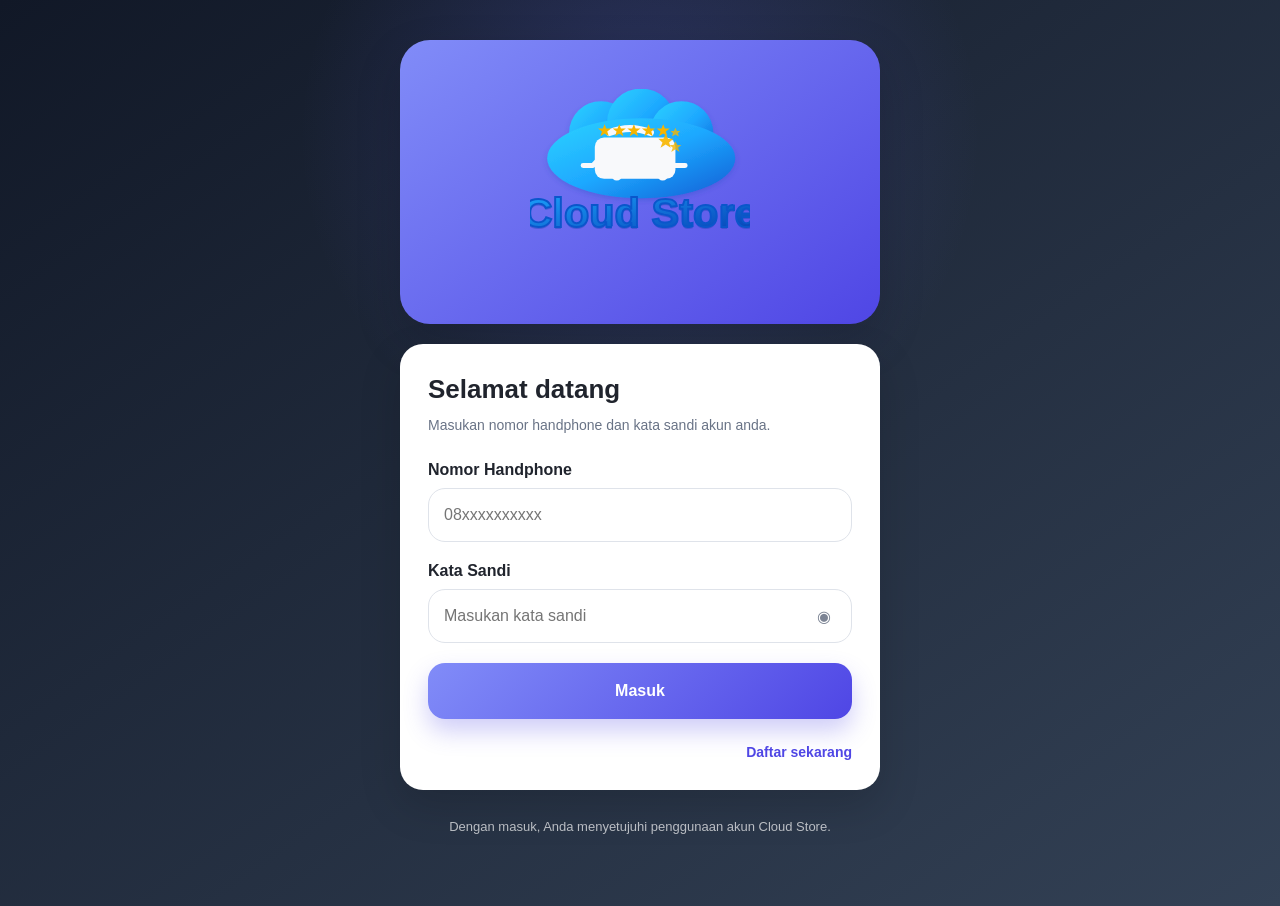
<file: index.html>
<!DOCTYPE html>
<html lang="id">
<head>
  <meta charset="UTF-8">
  <meta name="viewport" content="width=device-width, initial-scale=1.0">
  <title>Cloud Store — Login</title>
  <link rel="icon" href="logo.svg" type="image/svg+xml">
  <link rel="stylesheet" href="style.css">
</head>
<body>
  <main class="page">
    <section class="brand-card">
      <div class="brand-logo-container">
        <img class="brand-logo" src="logo.svg" alt="Cloud Store logo">
      </div>
    </section>

    <section class="login-card">
      <h2>Selamat datang</h2>
      <p class="subtitle">Masukan nomor handphone dan kata sandi akun anda.</p>

      <form id="loginForm">
        <label for="phone">Nomor Handphone</label>
        <input id="phone" name="phone" type="tel" inputmode="numeric"
               placeholder="08xxxxxxxxxx" autocomplete="tel" required>

        <label for="password">Kata Sandi</label>
        <div class="password-wrap">
          <input id="password" name="password" type="password"
                 placeholder="Masukan kata sandi" autocomplete="current-password" required>
          <button type="button" id="togglePassword" aria-label="Tampilkan kata sandi">◉</button>
        </div>

        <button class="login-btn" type="submit">Masuk</button>
      </form>

      <a class="register" href="#" id="registerLink">Daftar sekarang</a>
    </section>

    <p class="terms">Dengan masuk, Anda menyetujuhi penggunaan akun Cloud Store.</p>
    <p class="demo-note" id="message" aria-live="polite"></p>
  </main>

  <script src="script.js"></script>
</body>
</html>
</file>
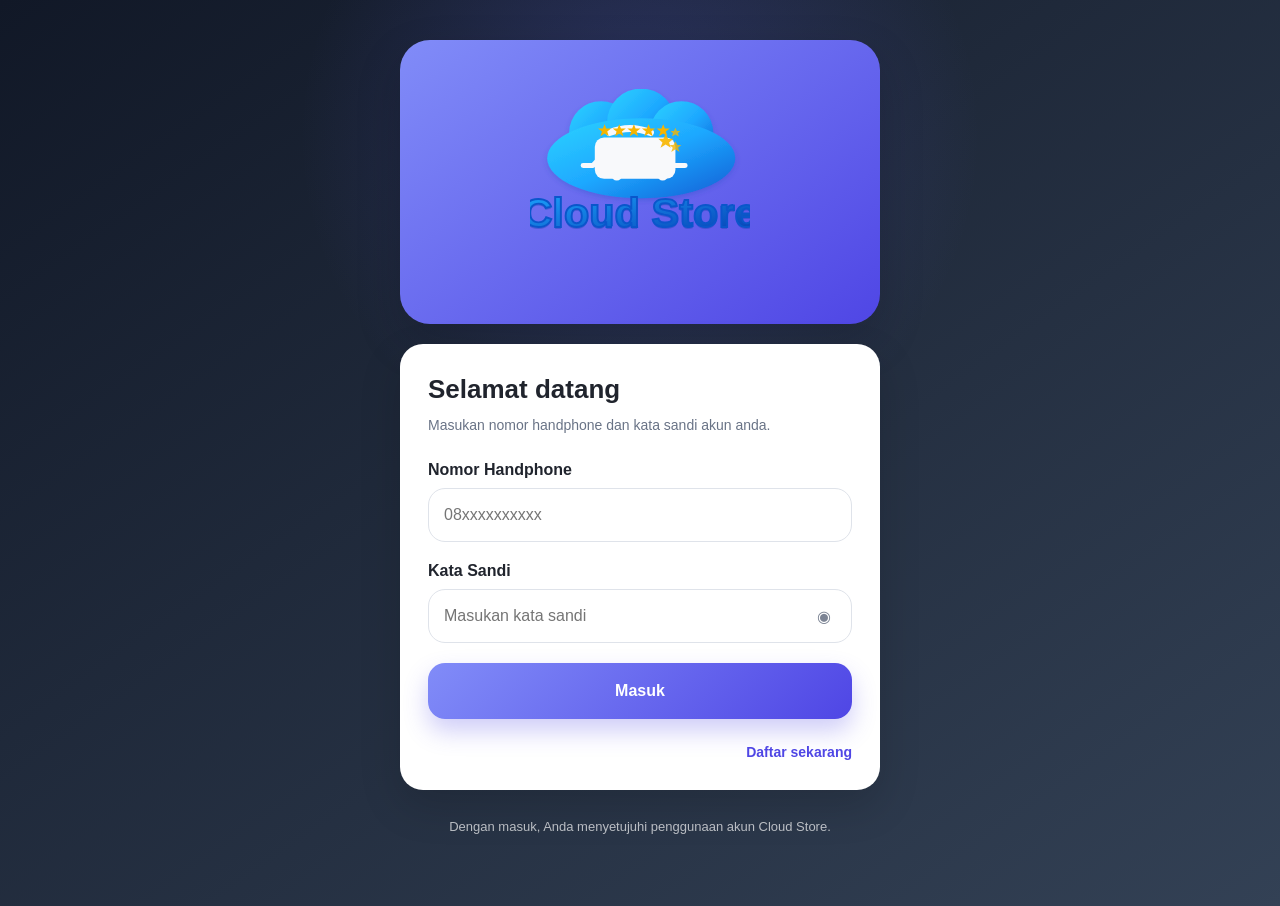
<file: admin.html>
<!DOCTYPE html>
<html lang="id">
<head>
  <meta charset="UTF-8">
  <meta name="viewport" content="width=device-width, initial-scale=1.0">
  <title>Cloud Store — Admin Panel</title>
  <link rel="icon" href="logo.svg" type="image/svg+xml">
  <link rel="stylesheet" href="admin-style.css">
</head>
<body>
  <div class="admin-container">
    <aside class="sidebar">
      <div class="sidebar-header">
        <div class="admin-logo-container">
          <img class="admin-logo" src="logo.svg" alt="Cloud Store logo">
        </div>
      </div>
      <nav class="sidebar-nav">
        <a href="#" class="nav-item active" data-tab="dashboard">📊 Dashboard</a>
        <a href="#" class="nav-item" data-tab="users">👥 Kelola Akun</a>
        <a href="#" class="nav-item" data-tab="create">➕ Buat Akun Baru</a>
        <a href="#" class="nav-item" data-tab="stats">📈 Statistik</a>
      </nav>
      <div class="sidebar-footer">
        <button id="logoutBtn" class="logout-btn">🚪 Keluar</button>
        <a href="index.html" class="back-link">← Kembali ke Login</a>
      </div>
    </aside>

    <main class="main-content">
      <section id="dashboard" class="tab-content active">
        <h2>Dashboard</h2>
        <div class="stats-grid">
          <div class="stat-card">
            <h3>Total Pengguna</h3>
            <p class="stat-number" id="totalUsers">0</p>
          </div>
          <div class="stat-card">
            <h3>Pengguna Aktif</h3>
            <p class="stat-number" id="activeUsers">0</p>
          </div>
          <div class="stat-card">
            <h3>Akun Terblokir</h3>
            <p class="stat-number" id="blockedUsers">0</p>
          </div>
          <div class="stat-card">
            <h3>Akun Hari Ini</h3>
            <p class="stat-number" id="todayUsers">0</p>
          </div>
        </div>
      </section>

      <section id="users" class="tab-content">
        <h2>Kelola Akun Pengguna</h2>
        <div class="search-bar">
          <input type="text" id="searchInput" placeholder="Cari nomor handphone atau nama...">
          <select id="filterStatus">
            <option value="">Semua Status</option>
            <option value="active">Aktif</option>
            <option value="inactive">Tidak Aktif</option>
            <option value="blocked">Terblokir</option>
          </select>
        </div>
        <div class="table-container">
          <table class="users-table">
            <thead>
              <tr>
                <th>No</th>
                <th>Nomor Handphone</th>
                <th>Nama</th>
                <th>Email</th>
                <th>Status</th>
                <th>Tgl Pendaftaran</th>
                <th>Aksi</th>
              </tr>
            </thead>
            <tbody id="usersTableBody">
              <tr>
                <td colspan="7" class="text-center">Tidak ada data pengguna</td>
              </tr>
            </tbody>
          </table>
        </div>
      </section>

      <section id="create" class="tab-content">
        <h2>Buat Akun Pengguna Baru</h2>
        <form id="createUserForm" class="create-form">
          <div class="form-group">
            <label for="newPhone">Nomor Handphone *</label>
            <input type="tel" id="newPhone" placeholder="08xxxxxxxxxx" inputmode="numeric" required>
          </div>

          <div class="form-group">
            <label for="newName">Nama Lengkap *</label>
            <input type="text" id="newName" placeholder="Masukkan nama lengkap" required>
          </div>

          <div class="form-group">
            <label for="newEmail">Email *</label>
            <input type="email" id="newEmail" placeholder="email@example.com" required>
          </div>

          <div class="form-group">
            <label for="newPassword">Kata Sandi *</label>
            <input type="password" id="newPassword" placeholder="Buat kata sandi" required>
            <small>Min. 6 karakter, harus mengandung huruf dan angka</small>
          </div>

          <div class="form-group">
            <label for="newStatus">Status Akun *</label>
            <select id="newStatus" required>
              <option value="active">Aktif</option>
              <option value="inactive">Tidak Aktif</option>
            </select>
          </div>

          <button type="submit" class="btn-primary">Buat Akun</button>
          <p id="createMessage" class="message"></p>
        </form>
      </section>

      <section id="stats" class="tab-content">
        <h2>Statistik Sistem</h2>
        <div class="stats-detail">
          <div class="stat-detail-card">
            <h3>Total Login Hari Ini</h3>
            <p class="big-number" id="totalLogins">0</p>
          </div>
          <div class="stat-detail-card">
            <h3>Rata-rata Aktivitas</h3>
            <p class="big-number" id="avgActivity">0%</p>
          </div>
          <div class="stat-detail-card">
            <h3>Akun Baru Bulan Ini</h3>
            <p class="big-number" id="newThisMonth">0</p>
          </div>
          <div class="stat-detail-card">
            <h3>Waktu Server</h3>
            <p class="big-number" id="serverTime">-</p>
          </div>
        </div>
      </section>
    </main>
  </div>

  <div id="editModal" class="modal">
    <div class="modal-content">
      <span class="close">&times;</span>
      <h2>Edit Pengguna</h2>
      <form id="editUserForm">
        <input type="hidden" id="editUserId">
        <div class="form-group">
          <label for="editPhone">Nomor Handphone</label>
          <input type="tel" id="editPhone" required>
        </div>
        <div class="form-group">
          <label for="editName">Nama</label>
          <input type="text" id="editName" required>
        </div>
        <div class="form-group">
          <label for="editEmail">Email</label>
          <input type="email" id="editEmail" required>
        </div>
        <div class="form-group">
          <label for="editStatus">Status</label>
          <select id="editStatus">
            <option value="active">Aktif</option>
            <option value="inactive">Tidak Aktif</option>
            <option value="blocked">Terblokir</option>
          </select>
        </div>
        <button type="submit" class="btn-primary">Simpan Perubahan</button>
      </form>
    </div>
  </div>

  <script src="admin-script.js"></script>
</body>
</html>
</file>
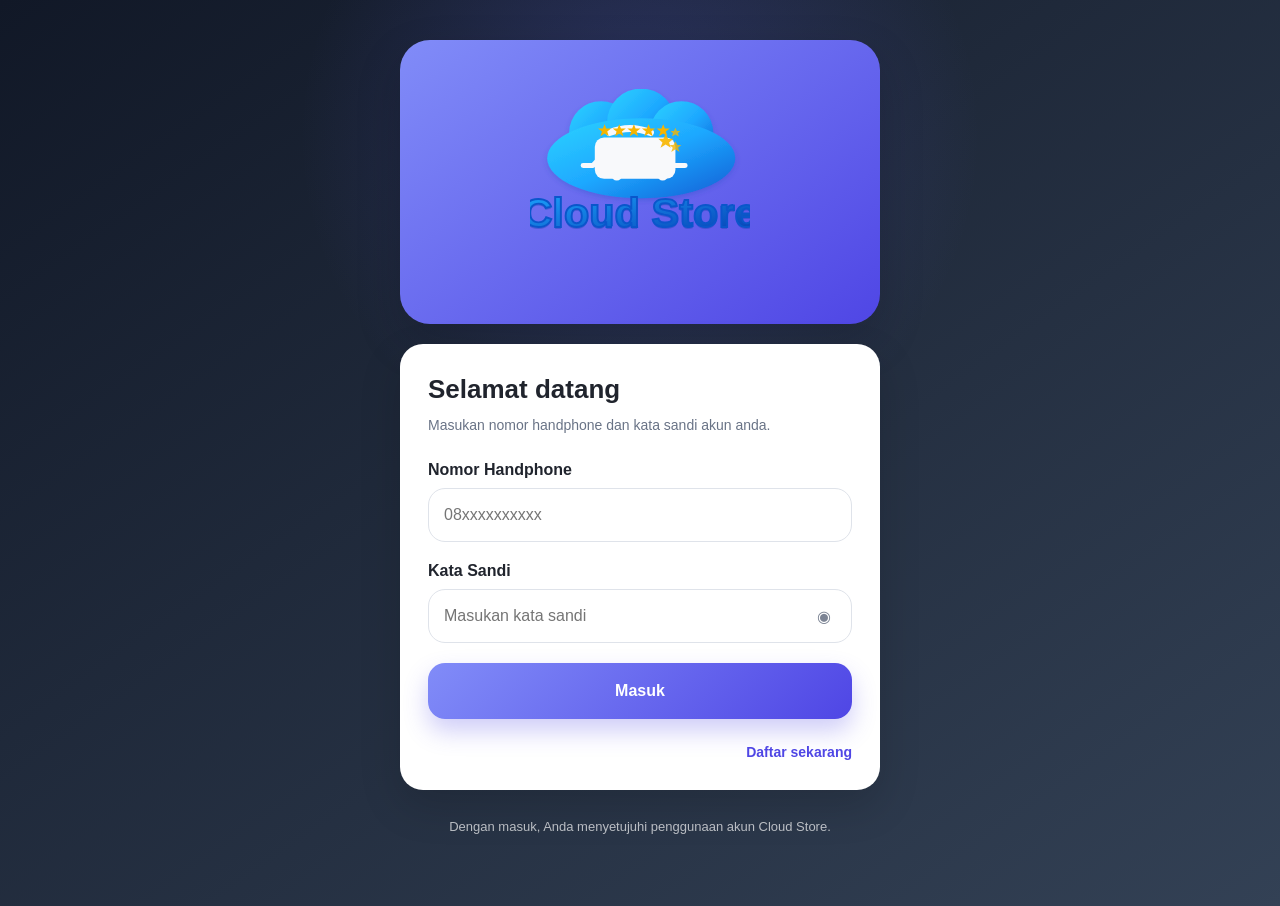
<file: dashboard.html>
<!DOCTYPE html>
<html lang="id">
<head>
  <meta charset="UTF-8">
  <meta name="viewport" content="width=device-width, initial-scale=1.0">
  <title>Cloud Store — Marketplace</title>
  <link rel="icon" href="logo.svg" type="image/svg+xml">
  <link rel="stylesheet" href="dashboard-style.css">
</head>
<body>
  <div class="dashboard-container">
    <header class="header">
      <div class="header-logo-container">
        <img class="header-logo" src="logo.svg" alt="Cloud Store logo">
      </div>
      <div class="header-content">
        <div class="search-bar">
          <input type="text" id="searchInput" placeholder="Cari nama produk...">
          <button id="searchBtn">🔍</button>
        </div>
        <button id="notifBtn" class="notif-btn">🔔</button>
      </div>
    </header>

    <main class="main-content">
      <section class="info-banner">
        <div class="banner-header">
          <h3>Marketplace Indonesia</h3>
        </div>
        <div class="banner-message">
          <p>Setiap Pesanan yang diselesaikan bersama pasangan anda akan mendapatkan komisi komisi</p>
        </div>
      </section>

      <div class="tab-nav">
        <button class="tab-btn active" data-tab="semua">Semua produk</button>
        <button class="tab-btn" data-tab="promo">Produk promo</button>
      </div>

      <section class="promo-banner">
        <div class="promo-text">
          <h2>8% - 10%</h2>
          <p>Setiap Pesanan yang diselesaikan bersama pasangan anda akan mendapatkan komisi komisi</p>
        </div>
      </section>

      <section class="products-section">
        <h3 class="section-title">Sistem ambil pesanan</h3>
        <div class="products-grid" id="productsGrid"></div>
      </section>
    </main>

    <nav class="bottom-nav">
      <a href="#" class="nav-item active" data-page="dashboard">
        <span class="nav-icon">🏠</span>
        <span class="nav-label">Beranda</span>
      </a>
      <a href="#" class="nav-item" data-page="bantuan">
        <span class="nav-icon">💬</span>
        <span class="nav-label">Bantuan</span>
      </a>
      <a href="#" class="nav-item" data-page="aktivitas">
        <span class="nav-icon">🎁</span>
        <span class="nav-label">Aktivitas</span>
      </a>
      <a href="#" class="nav-item" data-page="akun">
        <span class="nav-icon">👤</span>
        <span class="nav-label">Akun</span>
      </a>
    </nav>
  </div>

  <div id="productModal" class="modal">
    <div class="modal-content">
      <span class="close-btn">&times;</span>
      <div class="modal-header">
        <img id="modalProductImage" src="" alt="Product">
      </div>
      <div class="modal-body">
        <h2 id="modalProductName"></h2>
        <div class="modal-price">
          <span class="original-price" id="modalOriginalPrice"></span>
          <span class="current-price" id="modalCurrentPrice"></span>
        </div>
        <div class="modal-commission">
          <span id="modalCommission"></span>
        </div>
        <p id="modalProductDesc" class="product-description"></p>
        <button id="buyBtn" class="buy-btn">Beli Sekarang</button>
        <button id="chooseGiftBtn" class="choose-gift-btn">Pilih Hadiah</button>
      </div>
    </div>
  </div>

  <div id="giftModal" class="modal">
    <div class="modal-content gift-modal">
      <span class="close-btn">&times;</span>
      <h2>Pilih Hadiah</h2>
      <div class="gifts-grid" id="giftsGrid"></div>
      <button id="confirmGiftBtn" class="confirm-btn">Konfirmasi Pilihan</button>
    </div>
  </div>

  <script src="dashboard-script.js"></script>
</body>
</html>
</file>
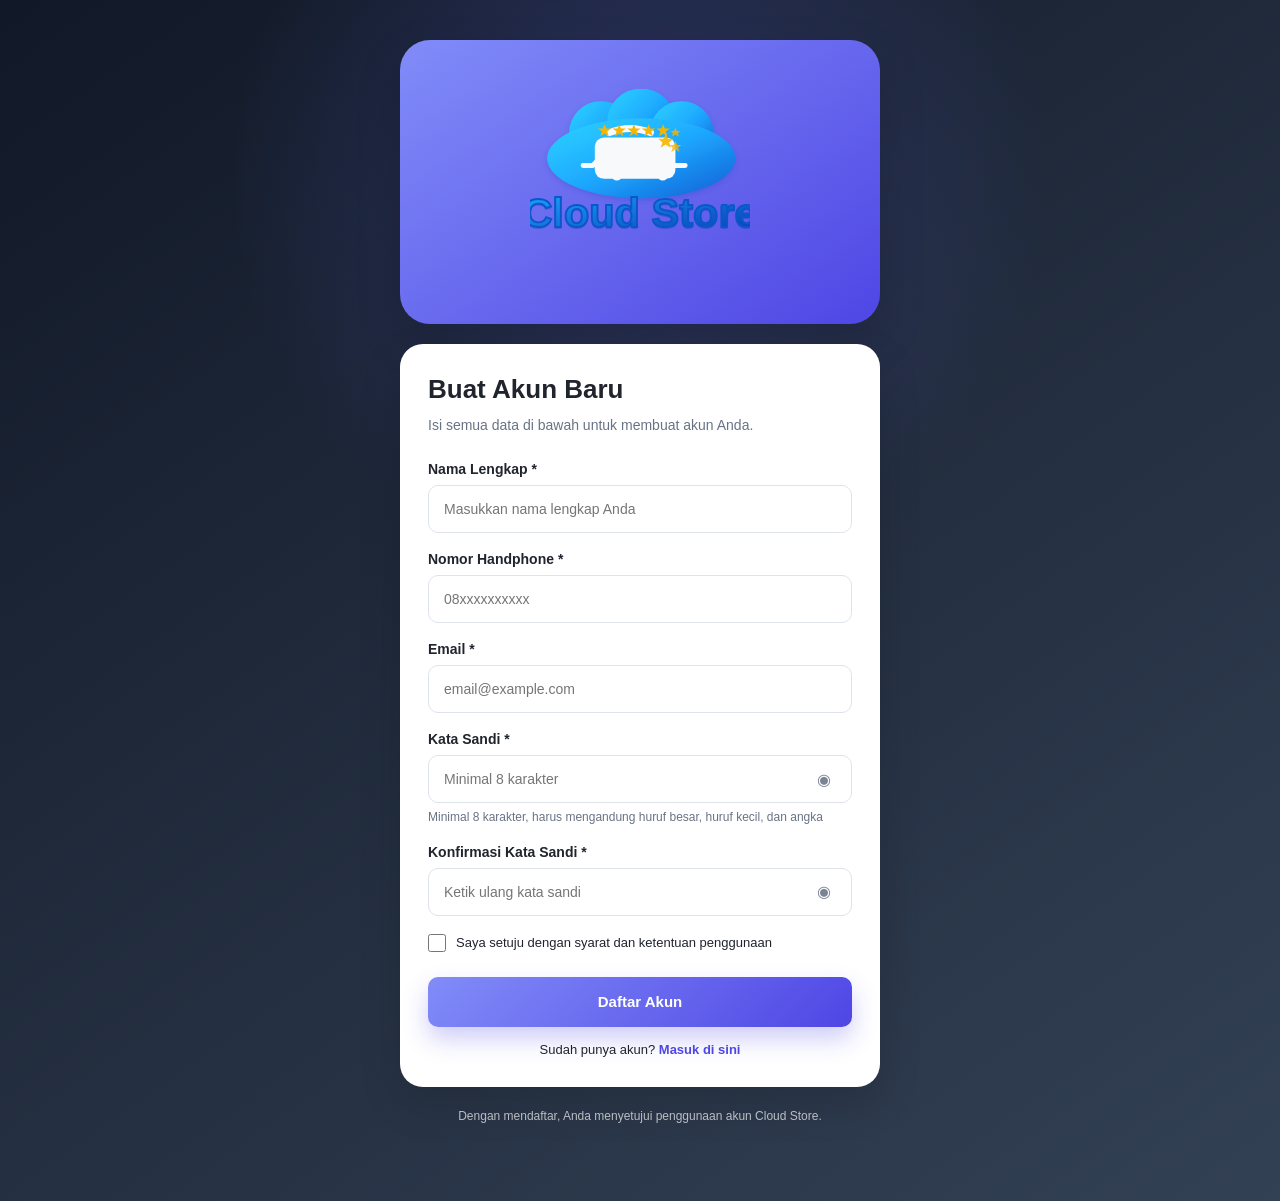
<file: register.html>
<!DOCTYPE html>
<html lang="id">
<head>
  <meta charset="UTF-8">
  <meta name="viewport" content="width=device-width, initial-scale=1.0">
  <title>Cloud Store — Daftar Akun</title>
  <link rel="icon" href="logo.svg" type="image/svg+xml">
  <link rel="stylesheet" href="register-style.css">
</head>
<body>
  <main class="page">
    <section class="brand-card">
      <div class="brand-logo-container">
        <img class="brand-logo" src="logo.svg" alt="Cloud Store logo">
      </div>
    </section>

    <section class="register-card">
      <h2>Buat Akun Baru</h2>
      <p class="subtitle">Isi semua data di bawah untuk membuat akun Anda.</p>

      <form id="registerForm">
        <div class="form-group">
          <label for="fullname">Nama Lengkap *</label>
          <input id="fullname" name="fullname" type="text"
                 placeholder="Masukkan nama lengkap Anda" required>
        </div>

        <div class="form-group">
          <label for="phone">Nomor Handphone *</label>
          <input id="phone" name="phone" type="tel" inputmode="numeric"
                 placeholder="08xxxxxxxxxx" autocomplete="tel" required>
        </div>

        <div class="form-group">
          <label for="email">Email *</label>
          <input id="email" name="email" type="email"
                 placeholder="email@example.com" autocomplete="email" required>
        </div>

        <div class="form-group">
          <label for="password">Kata Sandi *</label>
          <div class="password-wrap">
            <input id="password" name="password" type="password"
                   placeholder="Minimal 8 karakter" autocomplete="new-password" required>
            <button type="button" id="togglePassword" aria-label="Tampilkan kata sandi">◉</button>
          </div>
          <small>Minimal 8 karakter, harus mengandung huruf besar, huruf kecil, dan angka</small>
        </div>

        <div class="form-group">
          <label for="confirmPassword">Konfirmasi Kata Sandi *</label>
          <div class="password-wrap">
            <input id="confirmPassword" name="confirmPassword" type="password"
                   placeholder="Ketik ulang kata sandi" autocomplete="new-password" required>
            <button type="button" id="toggleConfirmPassword" aria-label="Tampilkan kata sandi">◉</button>
          </div>
        </div>

        <div class="form-group checkbox">
          <input id="terms" name="terms" type="checkbox" required>
          <label for="terms">Saya setuju dengan syarat dan ketentuan penggunaan</label>
        </div>

        <button class="register-btn" type="submit">Daftar Akun</button>
      </form>

      <p class="login-link">Sudah punya akun? <a href="index.html">Masuk di sini</a></p>
    </section>

    <p class="terms">Dengan mendaftar, Anda menyetujui penggunaan akun Cloud Store.</p>
    <p class="message" id="message" aria-live="polite"></p>
  </main>

  <script src="register-script.js"></script>
</body>
</html>
</file>
<file: style.css>
* {
  box-sizing: border-box;
}

:root {
  --bg-top: #111827;
  --bg-bottom: #334155;
  --primary: #6366f1;
  --primary-dark: #4f46e5;
  --success: #10b981;
  --danger: #ef4444;
  --card: #ffffff;
  --text: #20242d;
  --muted: #697386;
  --border: #dfe3ea;
}

html, body {
  margin: 0;
  min-height: 100%;
  font-family: Arial, Helvetica, sans-serif;
}

body {
  min-height: 100vh;
  background:
    radial-gradient(circle at 50% 15%, rgba(99,102,241,.24), transparent 34%),
    linear-gradient(145deg, var(--bg-top), var(--bg-bottom));
  color: var(--text);
}

.page {
  width: min(100%, 520px);
  margin: 0 auto;
  padding: 40px 20px;
}

.brand-card {
  min-height: 180px;
  border-radius: 30px;
  padding: 24px 28px 30px;
  text-align: center;
  color: white;
  background: linear-gradient(145deg, #818cf8, #4f46e5);
  box-shadow: 0 18px 45px rgba(0,0,0,.18);
  display: flex;
  flex-direction: column;
  align-items: center;
  justify-content: center;
  margin-bottom: 20px;
}

.brand-logo-container {
  width: 220px;
  height: 220px;
  margin-bottom: 10px;
  display: flex;
  align-items: center;
  justify-content: center;
}

.brand-logo {
  width: 100%;
  height: 100%;
  object-fit: contain;
  display: block;
}

.brand-card h1 {
  margin: 0 0 5px;
  font-size: 27px;
  font-weight: 700;
  letter-spacing: -.6px;
}

.brand-card p {
  max-width: 330px;
  margin: 0;
  font-size: 15px;
  line-height: 1.45;
  opacity: .96;
}

.login-card {
  padding: 30px 28px;
  border-radius: 23px;
  background: var(--card);
  box-shadow: 0 16px 42px rgba(0,0,0,.15);
}

.login-card h2 {
  margin: 0 0 10px;
  font-size: 26px;
  font-weight: 700;
}

.subtitle {
  margin: 0 0 25px;
  color: var(--muted);
  font-size: 14px;
  line-height: 1.5;
}

label {
  display: block;
  margin: 0 0 9px;
  font-size: 16px;
  font-weight: 600;
}

input {
  width: 100%;
  height: 54px;
  border: 1px solid var(--border);
  border-radius: 17px;
  padding: 0 15px;
  outline: none;
  background: #fff;
  color: var(--text);
  font-size: 16px;
  transition: .2s ease;
  margin-bottom: 20px;
}

input:focus {
  border-color: #818cf8;
  box-shadow: 0 0 0 4px rgba(99,102,241,.12);
}

#password {
  padding-right: 52px;
  margin-bottom: 0;
}

.password-wrap {
  position: relative;
  margin-bottom: 20px;
}

.password-wrap button {
  position: absolute;
  right: 8px;
  top: 7px;
  width: 40px;
  height: 40px;
  border: 0;
  border-radius: 12px;
  background: transparent;
  color: #7c8494;
  cursor: pointer;
  font-size: 16px;
}

.login-btn {
  width: 100%;
  height: 56px;
  border: 0;
  border-radius: 17px;
  color: white;
  background: linear-gradient(135deg, #818cf8, #4f46e5);
  box-shadow: 0 12px 24px rgba(79,70,229,.27);
  font-size: 16px;
  font-weight: 700;
  cursor: pointer;
  transition: transform .15s ease, box-shadow .15s ease;
}

.login-btn:hover {
  transform: translateY(-1px);
  box-shadow: 0 15px 28px rgba(79,70,229,.34);
}

.login-btn:active {
  transform: translateY(0);
}

.register {
  display: block;
  margin-top: 25px;
  text-align: right;
  color: #4f46e5;
  font-size: 14px;
  font-weight: 600;
  text-decoration: none;
}

.register:hover {
  text-decoration: underline;
}

.terms {
  margin: 27px 4px 0;
  text-align: center;
  color: rgba(255,255,255,.68);
  font-size: 13px;
  line-height: 1.5;
}

.demo-note {
  min-height: 20px;
  margin: 9px 0 0;
  text-align: center;
  color: #c7d2fe;
  font-size: 13px;
}

.error {
  background: #fee2e2;
  color: #991b1b;
  padding: 12px;
  border-radius: 8px;
}

.success {
  background: #d1fae5;
  color: #047857;
  padding: 12px;
  border-radius: 8px;
}

@media (max-width: 520px) {
  .page {
    padding: 30px 15px 28px;
  }

  .brand-card {
    min-height: 205px;
    border-radius: 25px;
  }

  .brand-logo-container {
    width: 180px;
    height: 180px;
  }

  .login-card {
    margin-top: 18px;
    border-radius: 21px;
    padding: 23px 20px;
  }
}
</file>
<file: admin-style.css>
* {
  box-sizing: border-box;
}

:root {
  --primary: #6366f1;
  --primary-dark: #4f46e5;
  --success: #10b981;
  --danger: #ef4444;
  --warning: #f59e0b;
  --bg: #f3f4f6;
  --card: #ffffff;
  --text: #20242d;
  --muted: #697386;
  --border: #dfe3ea;
}

html, body {
  margin: 0;
  padding: 0;
  font-family: Arial, Helvetica, sans-serif;
  background: var(--bg);
}

.admin-container {
  display: flex;
  min-height: 100vh;
}

.sidebar {
  width: 280px;
  background: linear-gradient(135deg, #1f2937, #111827);
  color: white;
  padding: 30px 20px;
  box-shadow: 2px 0 10px rgba(0,0,0,.1);
  position: fixed;
  height: 100vh;
  overflow-y: auto;
}

.sidebar-header {
  margin-bottom: 40px;
  border-bottom: 1px solid rgba(255,255,255,.1);
  padding-bottom: 20px;
}

.admin-logo-container {
  width: 150px;
  height: 150px;
  margin: 0 auto 12px;
  display: flex;
  align-items: center;
  justify-content: center;
}

.admin-logo {
  width: 100%;
  height: 100%;
  object-fit: contain;
  display: block;
}

.sidebar-header h1 {
  margin: 0 0 5px;
  font-size: 20px;
  font-weight: 700;
}

.sidebar-header p {
  margin: 0;
  font-size: 12px;
  opacity: .7;
}

.sidebar-nav {
  display: flex;
  flex-direction: column;
  gap: 8px;
  margin-bottom: 30px;
}

.nav-item {
  padding: 14px 16px;
  border-radius: 10px;
  color: rgba(255,255,255,.7);
  text-decoration: none;
  font-size: 14px;
  font-weight: 600;
  transition: all .2s ease;
  cursor: pointer;
  display: block;
}

.nav-item:hover {
  background: rgba(99,102,241,.2);
  color: white;
}

.nav-item.active {
  background: var(--primary);
  color: white;
}

.sidebar-footer {
  border-top: 1px solid rgba(255,255,255,.1);
  padding-top: 20px;
  display: flex;
  flex-direction: column;
  gap: 10px;
}

.logout-btn {
  width: 100%;
  padding: 12px;
  border: 0;
  border-radius: 10px;
  background: var(--danger);
  color: white;
  font-weight: 600;
  font-size: 14px;
  cursor: pointer;
  transition: .2s ease;
}

.logout-btn:hover {
  background: #dc2626;
}

.back-link {
  text-align: center;
  color: rgba(255,255,255,.7);
  font-size: 13px;
  text-decoration: none;
  transition: .2s ease;
}

.back-link:hover {
  color: white;
}

.main-content {
  flex: 1;
  margin-left: 280px;
  padding: 40px;
}

.tab-content {
  display: none;
  animation: fadeIn .3s ease;
}

.tab-content.active {
  display: block;
}

@keyframes fadeIn {
  from { opacity: 0; }
  to { opacity: 1; }
}

.tab-content h2 {
  margin: 0 0 30px;
  font-size: 28px;
  color: var(--text);
}

.stats-grid {
  display: grid;
  grid-template-columns: repeat(auto-fit, minmax(200px, 1fr));
  gap: 20px;
  margin-bottom: 30px;
}

.stat-card {
  background: var(--card);
  padding: 25px;
  border-radius: 15px;
  box-shadow: 0 2px 8px rgba(0,0,0,.08);
  border-left: 4px solid var(--primary);
}

.stat-card h3 {
  margin: 0 0 15px;
  font-size: 14px;
  color: var(--muted);
  font-weight: 600;
  text-transform: uppercase;
  letter-spacing: .5px;
}

.stat-number {
  margin: 0;
  font-size: 32px;
  font-weight: 700;
  color: var(--primary);
}

.search-bar {
  display: flex;
  gap: 15px;
  margin-bottom: 25px;
  flex-wrap: wrap;
}

.search-bar input,
.search-bar select {
  padding: 12px 16px;
  border: 1px solid var(--border);
  border-radius: 10px;
  font-size: 14px;
  background: var(--card);
}

.search-bar input {
  flex: 1;
  min-width: 250px;
}

.search-bar select {
  min-width: 150px;
}

.table-container {
  background: var(--card);
  border-radius: 15px;
  box-shadow: 0 2px 8px rgba(0,0,0,.08);
  overflow: auto;
}

.users-table {
  width: 100%;
  border-collapse: collapse;
  font-size: 14px;
}

.users-table thead {
  background: #f9fafb;
  border-bottom: 2px solid var(--border);
}

.users-table th {
  padding: 16px;
  text-align: left;
  font-weight: 600;
  color: var(--text);
}

.users-table td {
  padding: 16px;
  border-bottom: 1px solid var(--border);
  color: var(--text);
}

.users-table tbody tr:hover {
  background: #f9fafb;
}

.status-badge {
  display: inline-block;
  padding: 4px 12px;
  border-radius: 20px;
  font-size: 12px;
  font-weight: 600;
}

.status-active {
  background: #d1fae5;
  color: #047857;
}

.status-inactive {
  background: #fef3c7;
  color: #92400e;
}

.status-blocked {
  background: #fee2e2;
  color: #991b1b;
}

.action-buttons {
  display: flex;
  gap: 8px;
}

.btn-small {
  padding: 6px 12px;
  border: 0;
  border-radius: 6px;
  font-size: 12px;
  font-weight: 600;
  cursor: pointer;
  transition: .2s ease;
}

.btn-edit {
  background: var(--primary);
  color: white;
}

.btn-edit:hover {
  background: var(--primary-dark);
}

.btn-delete {
  background: var(--danger);
  color: white;
}

.btn-delete:hover {
  background: #dc2626;
}

.text-center {
  text-align: center;
  color: var(--muted);
}

.create-form {
  background: var(--card);
  padding: 30px;
  border-radius: 15px;
  box-shadow: 0 2px 8px rgba(0,0,0,.08);
  max-width: 500px;
}

.form-group {
  margin-bottom: 20px;
}

.form-group label {
  display: block;
  margin-bottom: 8px;
  font-weight: 600;
  font-size: 14px;
  color: var(--text);
}

.form-group input,
.form-group select {
  width: 100%;
  padding: 12px 16px;
  border: 1px solid var(--border);
  border-radius: 10px;
  font-size: 14px;
  transition: .2s ease;
}

.form-group input:focus,
.form-group select:focus {
  outline: none;
  border-color: var(--primary);
  box-shadow: 0 0 0 4px rgba(99,102,241,.1);
}

.form-group small {
  display: block;
  margin-top: 4px;
  color: var(--muted);
  font-size: 12px;
}

.btn-primary {
  width: 100%;
  padding: 12px;
  border: 0;
  border-radius: 10px;
  background: linear-gradient(135deg, #818cf8, #4f46e5);
  color: white;
  font-weight: 700;
  font-size: 14px;
  cursor: pointer;
  transition: .2s ease;
}

.btn-primary:hover {
  transform: translateY(-2px);
  box-shadow: 0 8px 16px rgba(79,70,229,.3);
}

.message {
  margin-top: 12px;
  padding: 12px;
  border-radius: 8px;
  font-size: 13px;
  text-align: center;
  min-height: 20px;
}

.message.success {
  background: #d1fae5;
  color: #047857;
}

.message.error {
  background: #fee2e2;
  color: #991b1b;
}

.stats-detail {
  display: grid;
  grid-template-columns: repeat(auto-fit, minmax(250px, 1fr));
  gap: 20px;
}

.stat-detail-card {
  background: var(--card);
  padding: 30px;
  border-radius: 15px;
  box-shadow: 0 2px 8px rgba(0,0,0,.08);
  text-align: center;
}

.stat-detail-card h3 {
  margin: 0 0 15px;
  font-size: 14px;
  color: var(--muted);
  font-weight: 600;
}

.big-number {
  margin: 0;
  font-size: 40px;
  font-weight: 700;
  color: var(--primary);
}

.modal {
  display: none;
  position: fixed;
  top: 0;
  left: 0;
  width: 100%;
  height: 100%;
  background: rgba(0,0,0,.5);
  z-index: 1000;
  align-items: center;
  justify-content: center;
}

.modal.active {
  display: flex;
}

.modal-content {
  background: var(--card);
  padding: 40px;
  border-radius: 15px;
  width: 90%;
  max-width: 500px;
  position: relative;
  box-shadow: 0 20px 60px rgba(0,0,0,.3);
}

.close {
  position: absolute;
  right: 20px;
  top: 20px;
  font-size: 24px;
  cursor: pointer;
  color: var(--muted);
  transition: .2s ease;
}

.close:hover {
  color: var(--text);
}

.modal-content h2 {
  margin-top: 0;
}

@media (max-width: 768px) {
  .admin-container {
    flex-direction: column;
  }

  .sidebar {
    width: 100%;
    height: auto;
    position: relative;
    margin-bottom: 20px;
  }

  .admin-logo-container {
    width: 120px;
    height: 120px;
  }

  .main-content {
    margin-left: 0;
    padding: 20px;
  }

  .stats-grid {
    grid-template-columns: 1fr 1fr;
  }

  .search-bar {
    flex-direction: column;
  }

  .search-bar input {
    min-width: auto;
  }

  .create-form {
    max-width: 100%;
  }
}
</file>
<file: dashboard-style.css>
* {
  box-sizing: border-box;
}

:root {
  --primary: #6366f1;
  --primary-dark: #4f46e5;
  --success: #10b981;
  --danger: #ef4444;
  --warning: #f59e0b;
  --bg: #f5f7fa;
  --card: #ffffff;
  --text: #20242d;
  --muted: #697386;
  --border: #dfe3ea;
}

html, body {
  margin: 0;
  padding: 0;
  font-family: -apple-system, BlinkMacSystemFont, 'Segoe UI', Arial, sans-serif;
  background: var(--bg);
}

.dashboard-container {
  display: flex;
  flex-direction: column;
  min-height: 100vh;
  padding-bottom: 80px;
}

.header {
  background: linear-gradient(135deg, #818cf8, #4f46e5);
  padding: 15px;
  position: sticky;
  top: 0;
  z-index: 100;
  box-shadow: 0 2px 8px rgba(0,0,0,.1);
}

.header-logo-container {
  width: 120px;
  height: 120px;
  margin: 0 auto 12px;
  display: flex;
  align-items: center;
  justify-content: center;
}

.header-logo {
  width: 100%;
  height: 100%;
  object-fit: contain;
  display: block;
}

.header-content {
  max-width: 1200px;
  margin: 0 auto;
  display: flex;
  gap: 10px;
  align-items: center;
}

.search-bar {
  flex: 1;
  display: flex;
  background: white;
  border-radius: 20px;
  overflow: hidden;
  border: 1px solid var(--border);
}

.search-bar input {
  flex: 1;
  border: none;
  outline: none;
  padding: 10px 15px;
  font-size: 14px;
}

.search-bar button {
  background: transparent;
  border: none;
  padding: 0 12px;
  cursor: pointer;
  font-size: 16px;
}

.notif-btn {
  background: rgba(255,255,255,.2);
  border: none;
  width: 40px;
  height: 40px;
  border-radius: 50%;
  cursor: pointer;
  font-size: 18px;
  display: flex;
  align-items: center;
  justify-content: center;
}

.main-content {
  flex: 1;
  max-width: 1200px;
  margin: 0 auto;
  width: 100%;
  padding: 0 15px;
}

.info-banner {
  background: white;
  border-radius: 12px;
  padding: 15px;
  margin: 15px 0;
  box-shadow: 0 1px 3px rgba(0,0,0,.05);
}

.banner-header h3 {
  margin: 0 0 10px;
  font-size: 14px;
  color: var(--text);
  font-weight: 600;
}

.banner-message {
  background: #e3f2fd;
  padding: 12px;
  border-radius: 8px;
  border-left: 4px solid #2196f3;
}

.banner-message p {
  margin: 0;
  font-size: 12px;
  color: #1565c0;
  line-height: 1.4;
}

.tab-nav {
  display: flex;
  gap: 10px;
  margin: 15px 0;
  border-bottom: 2px solid var(--border);
  overflow-x: auto;
}

.tab-btn {
  padding: 12px 16px;
  background: transparent;
  border: none;
  cursor: pointer;
  font-size: 14px;
  font-weight: 600;
  color: var(--muted);
  border-bottom: 2px solid transparent;
  margin-bottom: -2px;
  transition: .2s ease;
  white-space: nowrap;
}

.tab-btn.active {
  color: var(--primary);
  border-bottom-color: var(--primary);
}

.tab-btn:hover {
  color: var(--text);
}

.promo-banner {
  background: linear-gradient(135deg, #fff3cd, #ffe699);
  border-radius: 12px;
  padding: 20px;
  margin: 15px 0;
  text-align: center;
  border: 1px solid #ffc107;
}

.promo-text h2 {
  margin: 0 0 10px;
  color: #d32f2f;
  font-size: 28px;
  font-weight: 700;
}

.promo-text p {
  margin: 0;
  color: #666;
  font-size: 13px;
  line-height: 1.4;
}

.products-section {
  margin: 20px 0;
}

.section-title {
  margin: 0 0 15px;
  font-size: 15px;
  color: var(--text);
  font-weight: 600;
}

.products-grid {
  display: grid;
  grid-template-columns: repeat(auto-fill, minmax(150px, 1fr));
  gap: 12px;
  margin-bottom: 30px;
}

.product-card {
  background: white;
  border-radius: 10px;
  overflow: hidden;
  box-shadow: 0 1px 3px rgba(0,0,0,.08);
  cursor: pointer;
  transition: .2s ease;
  border: 1px solid var(--border);
}

.product-card:hover {
  box-shadow: 0 4px 12px rgba(0,0,0,.15);
  transform: translateY(-2px);
}

.product-image {
  width: 100%;
  height: 120px;
  object-fit: cover;
  background: #f0f0f0;
}

.product-info {
  padding: 10px;
}

.product-name {
  font-size: 12px;
  font-weight: 600;
  color: var(--text);
  margin: 0 0 8px;
  line-height: 1.3;
  display: -webkit-box;
  -webkit-line-clamp: 2;
  -webkit-box-orient: vertical;
  overflow: hidden;
}

.product-price {
  display: flex;
  align-items: center;
  gap: 6px;
  margin-bottom: 8px;
}

.current-price {
  color: #d32f2f;
  font-weight: 700;
  font-size: 13px;
}

.original-price {
  color: var(--muted);
  font-size: 11px;
  text-decoration: line-through;
}

.product-commission {
  background: #222;
  color: white;
  padding: 4px 8px;
  border-radius: 4px;
  font-size: 11px;
  font-weight: 600;
  text-align: center;
  margin-bottom: 8px;
}

.product-actions {
  display: flex;
  gap: 6px;
}

.action-btn {
  flex: 1;
  border: none;
  padding: 6px;
  border-radius: 6px;
  cursor: pointer;
  font-size: 12px;
  font-weight: 600;
  transition: .2s ease;
}

.buy-btn-small {
  background: var(--primary);
  color: white;
}

.buy-btn-small:hover {
  background: var(--primary-dark);
}

.gift-btn-small {
  background: var(--success);
  color: white;
}

.gift-btn-small:hover {
  background: #059669;
}

.bottom-nav {
  position: fixed;
  bottom: 0;
  left: 0;
  right: 0;
  background: var(--success);
  display: flex;
  justify-content: space-around;
  padding: 10px 0;
  box-shadow: 0 -2px 8px rgba(0,0,0,.1);
  z-index: 100;
}

.nav-item {
  display: flex;
  flex-direction: column;
  align-items: center;
  gap: 4px;
  text-decoration: none;
  color: rgba(255,255,255,.7);
  font-size: 12px;
  padding: 8px 12px;
  transition: .2s ease;
  flex: 1;
}

.nav-item.active {
  color: white;
}

.nav-icon {
  font-size: 20px;
}

.nav-label {
  font-weight: 600;
}

.modal {
  display: none;
  position: fixed;
  top: 0;
  left: 0;
  width: 100%;
  height: 100%;
  background: rgba(0,0,0,.5);
  z-index: 1000;
  align-items: flex-end;
  justify-content: center;
  animation: slideUp .3s ease;
}

.modal.active {
  display: flex;
}

@keyframes slideUp {
  from {
    transform: translateY(100%);
  }
  to {
    transform: translateY(0);
  }
}

.modal-content {
  background: white;
  width: 100%;
  max-height: 90vh;
  border-radius: 20px 20px 0 0;
  overflow-y: auto;
  position: relative;
  animation: slideUp .3s ease;
}

.close-btn {
  position: absolute;
  top: 15px;
  right: 15px;
  background: rgba(0,0,0,.1);
  border: none;
  width: 30px;
  height: 30px;
  border-radius: 50%;
  cursor: pointer;
  font-size: 20px;
  display: flex;
  align-items: center;
  justify-content: center;
  z-index: 10;
}

.modal-header {
  width: 100%;
  max-height: 300px;
  overflow: hidden;
}

.modal-header img {
  width: 100%;
  height: 100%;
  object-fit: cover;
}

.modal-body {
  padding: 20px;
}

.modal-body h2 {
  margin: 0 0 12px;
  font-size: 18px;
  color: var(--text);
}

.modal-price {
  display: flex;
  align-items: center;
  gap: 10px;
  margin-bottom: 10px;
}

.modal-commission {
  background: #222;
  color: white;
  padding: 8px 12px;
  border-radius: 6px;
  font-size: 13px;
  font-weight: 600;
  display: inline-block;
  margin-bottom: 15px;
}

.product-description {
  font-size: 13px;
  color: var(--muted);
  line-height: 1.5;
  margin: 15px 0;
}

.buy-btn,
.choose-gift-btn {
  width: 100%;
  padding: 12px;
  border: none;
  border-radius: 8px;
  font-weight: 600;
  font-size: 14px;
  cursor: pointer;
  transition: .2s ease;
  margin-bottom: 10px;
}

.buy-btn {
  background: var(--primary);
  color: white;
}

.buy-btn:hover {
  background: var(--primary-dark);
}

.choose-gift-btn {
  background: var(--success);
  color: white;
}

.choose-gift-btn:hover {
  background: #059669;
}

.gift-modal {
  max-width: 600px;
  margin: 0 auto;
}

.gift-modal h2 {
  margin: 20px 20px 0;
  font-size: 20px;
}

.gifts-grid {
  display: grid;
  grid-template-columns: repeat(auto-fill, minmax(100px, 1fr));
  gap: 12px;
  padding: 20px;
}

.gift-card {
  background: white;
  border: 2px solid var(--border);
  border-radius: 10px;
  padding: 12px;
  text-align: center;
  cursor: pointer;
  transition: .2s ease;
}

.gift-card:hover,
.gift-card.selected {
  border-color: var(--success);
  background: #f0fdf4;
}

.gift-icon {
  font-size: 32px;
  margin-bottom: 8px;
}

.gift-name {
  font-size: 12px;
  font-weight: 600;
  color: var(--text);
}

.confirm-btn {
  width: calc(100% - 40px);
  padding: 12px;
  margin: 0 20px 20px;
  background: var(--success);
  color: white;
  border: none;
  border-radius: 8px;
  font-weight: 600;
  font-size: 14px;
  cursor: pointer;
}

.confirm-btn:hover {
  background: #059669;
}

@media (max-width: 768px) {
  .header-logo-container {
    width: 90px;
    height: 90px;
  }

  .products-grid {
    grid-template-columns: repeat(auto-fill, minmax(120px, 1fr));
    gap: 10px;
  }

  .promo-banner {
    padding: 15px;
  }

  .promo-text h2 {
    font-size: 24px;
  }

  .modal-body {
    padding: 15px;
  }
}
</file>
<file: register-style.css>
* {
  box-sizing: border-box;
}

:root {
  --bg-top: #111827;
  --bg-bottom: #334155;
  --primary: #6366f1;
  --primary-dark: #4f46e5;
  --success: #10b981;
  --danger: #ef4444;
  --card: #ffffff;
  --text: #20242d;
  --muted: #697386;
  --border: #dfe3ea;
}

html, body {
  margin: 0;
  min-height: 100%;
  font-family: Arial, Helvetica, sans-serif;
}

body {
  min-height: 100vh;
  background:
    radial-gradient(circle at 50% 15%, rgba(99,102,241,.24), transparent 34%),
    linear-gradient(145deg, var(--bg-top), var(--bg-bottom));
  color: var(--text);
}

.page {
  width: min(100%, 520px);
  margin: 0 auto;
  padding: 40px 20px;
}

.brand-card {
  min-height: 180px;
  border-radius: 30px;
  padding: 24px 28px 30px;
  text-align: center;
  color: white;
  background: linear-gradient(145deg, #818cf8, #4f46e5);
  box-shadow: 0 18px 45px rgba(0,0,0,.18);
  display: flex;
  flex-direction: column;
  align-items: center;
  justify-content: center;
  margin-bottom: 20px;
}

.brand-logo-container {
  width: 220px;
  height: 220px;
  margin-bottom: 10px;
  display: flex;
  align-items: center;
  justify-content: center;
}

.brand-logo {
  width: 100%;
  height: 100%;
  object-fit: contain;
  display: block;
}

.brand-card h1 {
  margin: 0 0 5px;
  font-size: 27px;
  font-weight: 700;
  letter-spacing: -.6px;
}

.brand-card p {
  max-width: 330px;
  margin: 0;
  font-size: 15px;
  line-height: 1.45;
  opacity: .96;
}

.register-card {
  padding: 30px 28px;
  border-radius: 23px;
  background: var(--card);
  box-shadow: 0 16px 42px rgba(0,0,0,.15);
}

.register-card h2 {
  margin: 0 0 10px;
  font-size: 26px;
  font-weight: 700;
}

.subtitle {
  margin: 0 0 25px;
  color: var(--muted);
  font-size: 14px;
  line-height: 1.5;
}

.form-group {
  margin-bottom: 18px;
}

.form-group label {
  display: block;
  margin-bottom: 8px;
  font-size: 14px;
  font-weight: 600;
  color: var(--text);
}

.form-group input[type="text"],
.form-group input[type="tel"],
.form-group input[type="email"],
.form-group input[type="password"] {
  width: 100%;
  height: 48px;
  border: 1px solid var(--border);
  border-radius: 10px;
  padding: 0 15px;
  outline: none;
  background: #fff;
  color: var(--text);
  font-size: 14px;
  transition: .2s ease;
}

.form-group input[type="text"]:focus,
.form-group input[type="tel"]:focus,
.form-group input[type="email"]:focus,
.form-group input[type="password"]:focus {
  border-color: #818cf8;
  box-shadow: 0 0 0 4px rgba(99,102,241,.12);
}

.password-wrap {
  position: relative;
  display: flex;
  align-items: center;
}

.password-wrap input[type="password"] {
  padding-right: 48px;
  width: 100%;
}

.password-wrap button {
  position: absolute;
  right: 8px;
  width: 40px;
  height: 40px;
  border: 0;
  border-radius: 8px;
  background: transparent;
  color: #7c8494;
  cursor: pointer;
  font-size: 16px;
  transition: .2s ease;
}

.password-wrap button:hover {
  background: rgba(99,102,241,.1);
}

.form-group small {
  display: block;
  margin-top: 6px;
  color: var(--muted);
  font-size: 12px;
  line-height: 1.4;
}

.form-group.checkbox {
  display: flex;
  align-items: center;
  gap: 10px;
  margin-bottom: 25px;
}

.form-group.checkbox label {
  margin: 0;
  font-weight: 500;
  font-size: 13px;
}

.form-group.checkbox input[type="checkbox"] {
  width: 18px;
  height: 18px;
  cursor: pointer;
  margin: 0;
}

.register-btn {
  width: 100%;
  height: 50px;
  border: 0;
  border-radius: 10px;
  color: white;
  background: linear-gradient(135deg, #818cf8, #4f46e5);
  box-shadow: 0 12px 24px rgba(79,70,229,.27);
  font-size: 15px;
  font-weight: 700;
  cursor: pointer;
  transition: transform .15s ease, box-shadow .15s ease;
  margin-bottom: 15px;
}

.register-btn:hover {
  transform: translateY(-2px);
  box-shadow: 0 15px 28px rgba(79,70,229,.34);
}

.register-btn:active {
  transform: translateY(0);
}

.register-btn:disabled {
  opacity: 0.6;
  cursor: not-allowed;
}

.login-link {
  text-align: center;
  color: var(--text);
  font-size: 13px;
  margin: 0;
}

.login-link a {
  color: #4f46e5;
  text-decoration: none;
  font-weight: 600;
  transition: .2s ease;
}

.login-link a:hover {
  text-decoration: underline;
  color: var(--primary-dark);
}

.terms {
  margin: 20px 4px 0;
  text-align: center;
  color: rgba(255,255,255,.68);
  font-size: 12px;
  line-height: 1.5;
}

.message {
  min-height: 20px;
  margin: 12px 0 0;
  padding: 12px;
  text-align: center;
  color: #c7d2fe;
  font-size: 13px;
  border-radius: 8px;
}

.message.success {
  background: #d1fae5;
  color: #047857;
}

.message.error {
  background: #fee2e2;
  color: #991b1b;
}

@media (max-width: 520px) {
  .page {
    padding: 20px 15px;
  }

  .brand-card {
    min-height: 160px;
    border-radius: 20px;
    padding: 20px;
    margin-bottom: 15px;
  }

  .brand-logo-container {
    width: 180px;
    height: 180px;
  }

  .brand-card h1 {
    font-size: 22px;
  }

  .register-card {
    border-radius: 18px;
    padding: 20px;
  }

  .register-card h2 {
    font-size: 22px;
  }

  .form-group input {
    height: 44px;
  }
}
</file>
